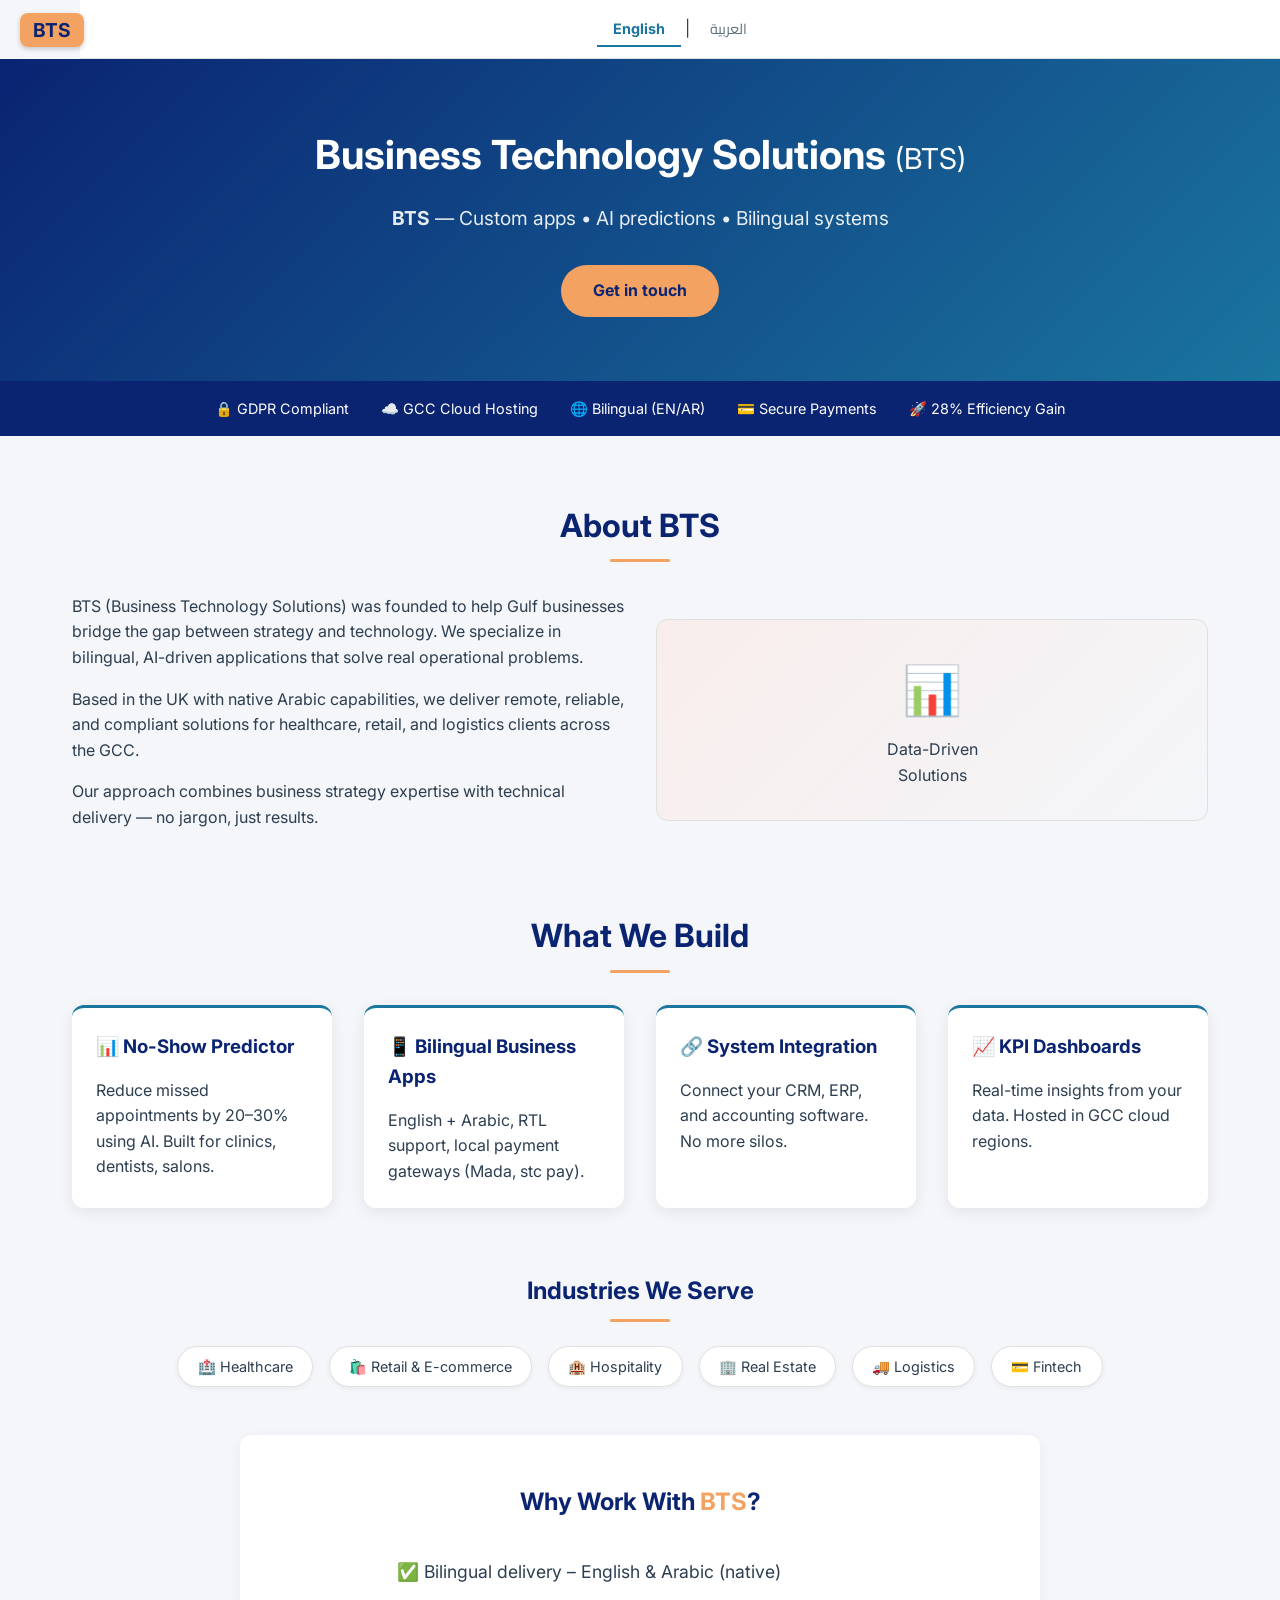
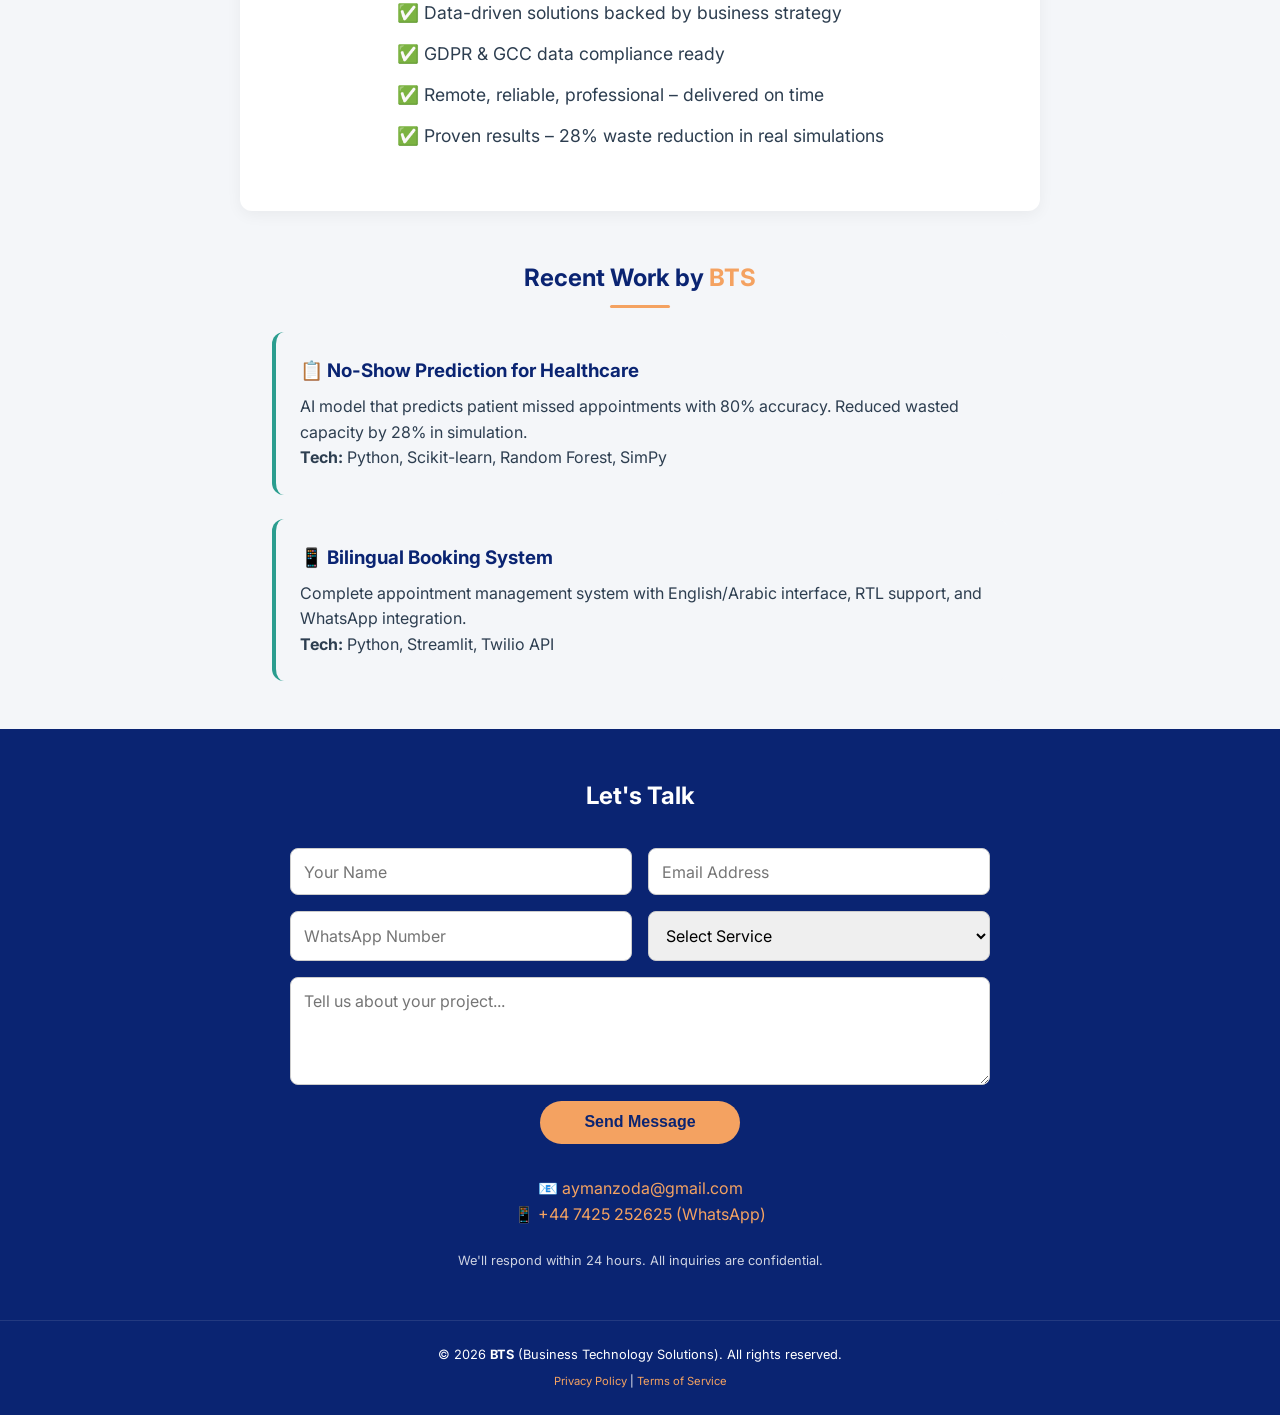
<file: index.html>
<!DOCTYPE html>
<html lang="en">
<head>
    <meta charset="UTF-8">
    <meta name="viewport" content="width=device-width, initial-scale=1.0">
    <title>BTS | Business Technology Solutions</title>
    <link rel="stylesheet" href="style.css">
    <link href="https://fonts.googleapis.com/css2?family=Inter:wght@400;600;700&family=Cairo:wght@400;600;700&display=swap" rel="stylesheet">
</head>
<body>
    <!-- Logo Badge -->
    <div class="logo">
        <span class="logo-text">BTS</span>
    </div>

    <!-- Language Switcher -->
    <div class="language-switcher">
        <a href="index.html" class="active">English</a> | 
        <a href="ar.html">العربية</a>
    </div>

    <!-- Hero Section -->
    <header class="hero">
        <h1>Business Technology Solutions <span class="bts-small">(BTS)</span></h1>
        <p><strong>BTS</strong> — Custom apps • AI predictions • Bilingual systems</p>
        <a href="#contact" class="btn">Get in touch</a>
    </header>

    <!-- Trust Badges Section -->
    <section class="trust-badges">
        <div class="badges">
            <span>🔒 GDPR Compliant</span>
            <span>☁️ GCC Cloud Hosting</span>
            <span>🌐 Bilingual (EN/AR)</span>
            <span>💳 Secure Payments</span>
            <span>🚀 28% Efficiency Gain</span>
        </div>
    </section>

    <!-- About Us Section -->
    <section class="about">
        <h2>About BTS</h2>
        <div class="about-content">
            <div class="about-text">
                <p>BTS (Business Technology Solutions) was founded to help Gulf businesses bridge the gap between strategy and technology. We specialize in bilingual, AI-driven applications that solve real operational problems.</p>
                <p>Based in the UK with native Arabic capabilities, we deliver remote, reliable, and compliant solutions for healthcare, retail, and logistics clients across the GCC.</p>
                <p>Our approach combines business strategy expertise with technical delivery — no jargon, just results.</p>
            </div>
            <div class="about-image">
                <div class="placeholder-image">
                    <span>📊</span>
                    <p>Data-Driven<br>Solutions</p>
                </div>
            </div>
        </div>
    </section>

    <!-- Services Section -->
    <section class="services">
        <h2>What We Build</h2>
        <div class="service-grid">
            <div class="service-card">
                <h3>📊 No-Show Predictor</h3>
                <p>Reduce missed appointments by 20–30% using AI. Built for clinics, dentists, salons.</p>
            </div>
            <div class="service-card">
                <h3>📱 Bilingual Business Apps</h3>
                <p>English + Arabic, RTL support, local payment gateways (Mada, stc pay).</p>
            </div>
            <div class="service-card">
                <h3>🔗 System Integration</h3>
                <p>Connect your CRM, ERP, and accounting software. No more silos.</p>
            </div>
            <div class="service-card">
                <h3>📈 KPI Dashboards</h3>
                <p>Real-time insights from your data. Hosted in GCC cloud regions.</p>
            </div>
        </div>
    </section>

    <!-- Industries We Serve -->
    <section class="industries">
        <h2>Industries We Serve</h2>
        <div class="industries-grid">
            <span>🏥 Healthcare</span>
            <span>🛍️ Retail & E-commerce</span>
            <span>🏨 Hospitality</span>
            <span>🏢 Real Estate</span>
            <span>🚚 Logistics</span>
            <span>💳 Fintech</span>
        </div>
    </section>

    <!-- Why Work With Us -->
    <section class="why-us">
        <h2>Why Work With <span class="highlight">BTS</span>?</h2>
        <ul>
            <li>✅ Bilingual delivery – English & Arabic (native)</li>
            <li>✅ Data-driven solutions backed by business strategy</li>
            <li>✅ GDPR & GCC data compliance ready</li>
            <li>✅ Remote, reliable, professional – delivered on time</li>
            <li>✅ Proven results – 28% waste reduction in real simulations</li>
        </ul>
    </section>

    <!-- Portfolio / Case Study -->
    <section class="portfolio">
        <h2>Recent Work by <span class="highlight">BTS</span></h2>
        <div class="portfolio-card">
            <h3>📋 No-Show Prediction for Healthcare</h3>
            <p>AI model that predicts patient missed appointments with 80% accuracy. Reduced wasted capacity by 28% in simulation.</p>
            <p><strong>Tech:</strong> Python, Scikit-learn, Random Forest, SimPy</p>
        </div>
        <div class="portfolio-card">
            <h3>📱 Bilingual Booking System</h3>
            <p>Complete appointment management system with English/Arabic interface, RTL support, and WhatsApp integration.</p>
            <p><strong>Tech:</strong> Python, Streamlit, Twilio API</p>
        </div>
    </section>

    <!-- Contact Section with Form -->
    <section id="contact" class="contact">
        <h2>Let's Talk</h2>
        <form id="contact-form" class="contact-form" action="#" method="post">
            <input type="text" name="name" placeholder="Your Name" required>
            <input type="email" name="email" placeholder="Email Address" required>
            <input type="tel" name="phone" placeholder="WhatsApp Number">
            <select name="service">
                <option value="">Select Service</option>
                <option value="app">Custom App Development</option>
                <option value="predictor">No-Show Predictor</option>
                <option value="integration">System Integration</option>
                <option value="dashboard">KPI Dashboard</option>
                <option value="other">Other / Not sure</option>
            </select>
            <textarea name="message" placeholder="Tell us about your project..." rows="4" class="full-width"></textarea>
            <button type="submit" class="btn btn-primary">Send Message</button>
        </form>
        <div class="contact-direct">
            <p>📧 <a href="mailto:aymanzoda@example.com">aymanzoda@gmail.com</a></p>
            <p>📱 <a href="https://wa.me/447425252625">+44 7425 252625 (WhatsApp)</a></p>
        </div>
        <p class="form-note">We'll respond within 24 hours. All inquiries are confidential.</p>
    </section>

    <footer>
        <p>© 2026 <strong>BTS</strong> (Business Technology Solutions). All rights reserved.</p>
        <p class="footer-links">
            <a href="#">Privacy Policy</a> | 
            <a href="#">Terms of Service</a>
        </p>
    </footer>

    <script src="script.js"></script>
</body>
</html>
</file>
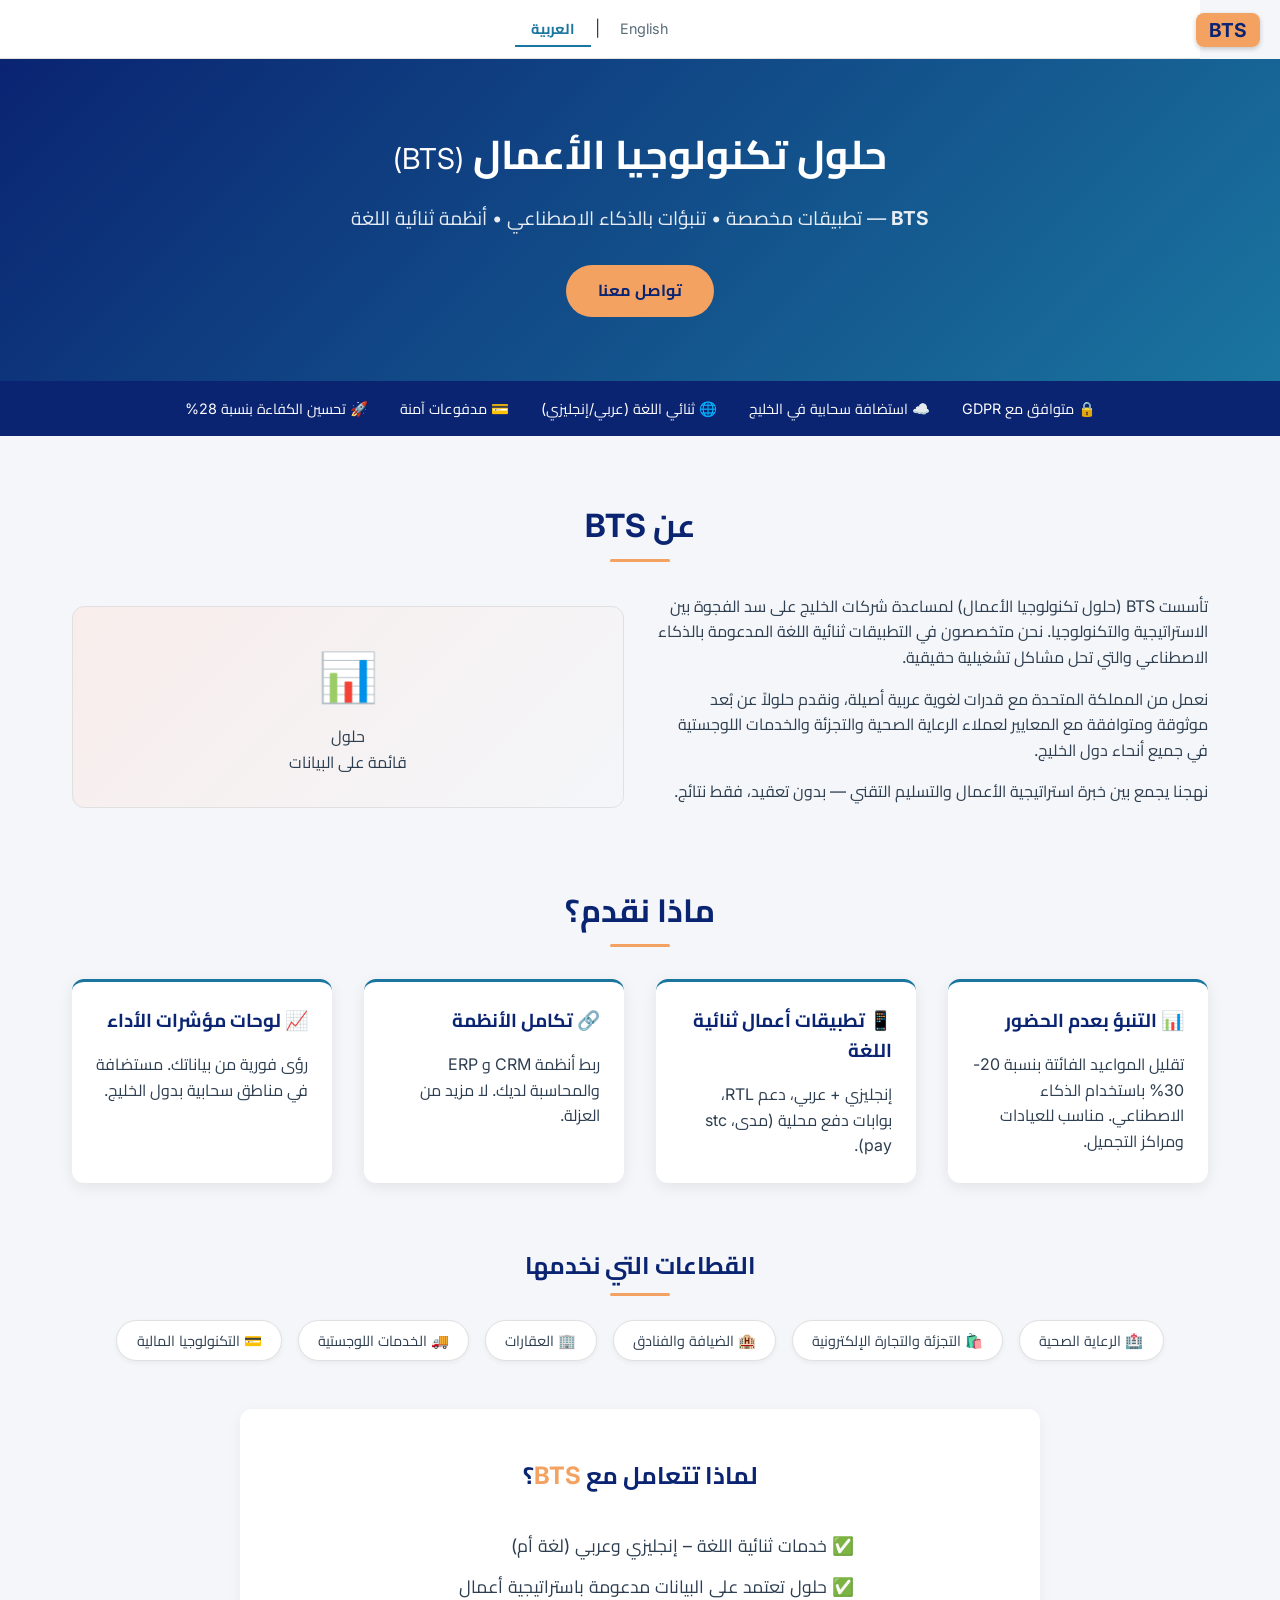
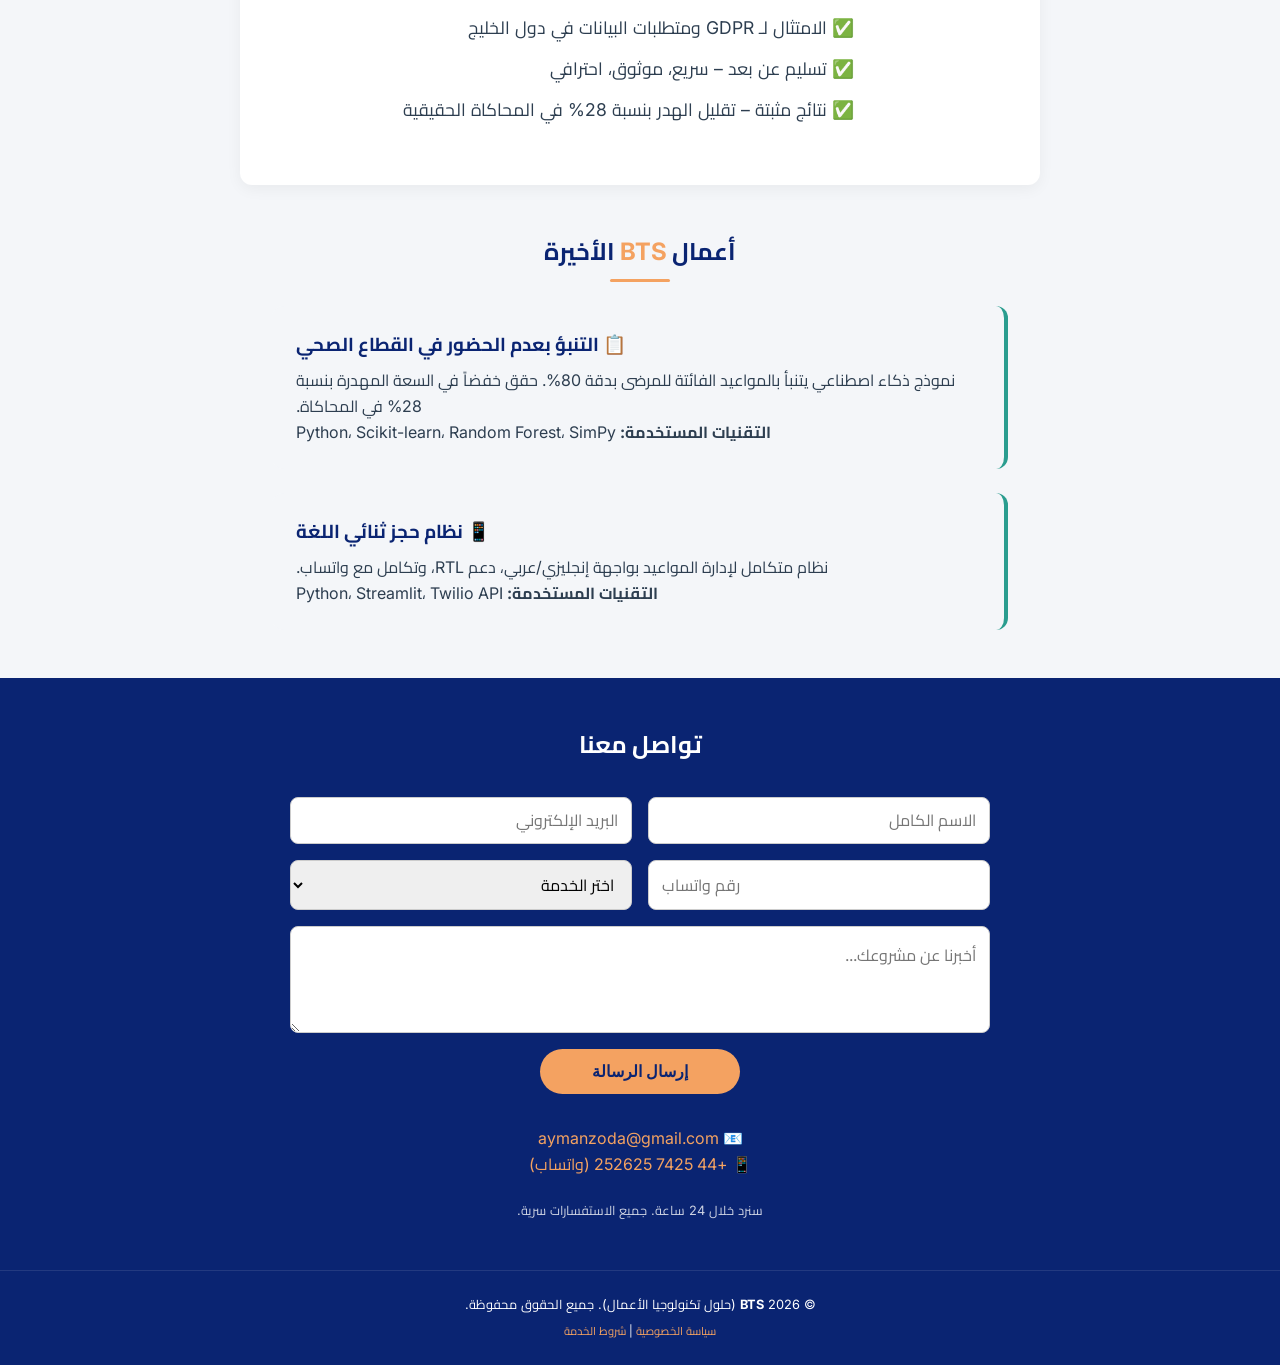
<file: ar.html>
<!DOCTYPE html>
<html lang="ar" dir="rtl">
<head>
    <meta charset="UTF-8">
    <meta name="viewport" content="width=device-width, initial-scale=1.0">
    <title>BTS | حلول تكنولوجيا الأعمال</title>
    <link rel="stylesheet" href="style.css">
    <link href="https://fonts.googleapis.com/css2?family=Inter:wght@400;600;700&family=Cairo:wght@400;600;700&display=swap" rel="stylesheet">
</head>
<body>
    <!-- Logo Badge -->
    <div class="logo">
        <span class="logo-text">BTS</span>
    </div>

    <!-- Language Switcher -->
    <div class="language-switcher">
        <a href="index.html">English</a> | 
        <a href="ar.html" class="active">العربية</a>
    </div>

    <!-- Hero Section -->
    <header class="hero">
        <h1>حلول تكنولوجيا الأعمال <span class="bts-small">(BTS)</span></h1>
        <p><strong>BTS</strong> — تطبيقات مخصصة • تنبؤات بالذكاء الاصطناعي • أنظمة ثنائية اللغة</p>
        <a href="#contact" class="btn">تواصل معنا</a>
    </header>

    <!-- Trust Badges Section -->
    <section class="trust-badges">
        <div class="badges">
            <span>🔒 متوافق مع GDPR</span>
            <span>☁️ استضافة سحابية في الخليج</span>
            <span>🌐 ثنائي اللغة (عربي/إنجليزي)</span>
            <span>💳 مدفوعات آمنة</span>
            <span>🚀 تحسين الكفاءة بنسبة 28%</span>
        </div>
    </section>

    <!-- About Us Section -->
    <section class="about">
        <h2>عن BTS</h2>
        <div class="about-content">
            <div class="about-text">
                <p>تأسست BTS (حلول تكنولوجيا الأعمال) لمساعدة شركات الخليج على سد الفجوة بين الاستراتيجية والتكنولوجيا. نحن متخصصون في التطبيقات ثنائية اللغة المدعومة بالذكاء الاصطناعي والتي تحل مشاكل تشغيلية حقيقية.</p>
                <p>نعمل من المملكة المتحدة مع قدرات لغوية عربية أصيلة، ونقدم حلولاً عن بُعد موثوقة ومتوافقة مع المعايير لعملاء الرعاية الصحية والتجزئة والخدمات اللوجستية في جميع أنحاء دول الخليج.</p>
                <p>نهجنا يجمع بين خبرة استراتيجية الأعمال والتسليم التقني — بدون تعقيد، فقط نتائج.</p>
            </div>
            <div class="about-image">
                <div class="placeholder-image">
                    <span>📊</span>
                    <p>حلول<br>قائمة على البيانات</p>
                </div>
            </div>
        </div>
    </section>

    <!-- Services Section -->
    <section class="services">
        <h2>ماذا نقدم؟</h2>
        <div class="service-grid">
            <div class="service-card">
                <h3>📊 التنبؤ بعدم الحضور</h3>
                <p>تقليل المواعيد الفائتة بنسبة 20-30% باستخدام الذكاء الاصطناعي. مناسب للعيادات ومراكز التجميل.</p>
            </div>
            <div class="service-card">
                <h3>📱 تطبيقات أعمال ثنائية اللغة</h3>
                <p>إنجليزي + عربي، دعم RTL، بوابات دفع محلية (مدى، stc pay).</p>
            </div>
            <div class="service-card">
                <h3>🔗 تكامل الأنظمة</h3>
                <p>ربط أنظمة CRM و ERP والمحاسبة لديك. لا مزيد من العزلة.</p>
            </div>
            <div class="service-card">
                <h3>📈 لوحات مؤشرات الأداء</h3>
                <p>رؤى فورية من بياناتك. مستضافة في مناطق سحابية بدول الخليج.</p>
            </div>
        </div>
    </section>

    <!-- Industries We Serve -->
    <section class="industries">
        <h2>القطاعات التي نخدمها</h2>
        <div class="industries-grid">
            <span>🏥 الرعاية الصحية</span>
            <span>🛍️ التجزئة والتجارة الإلكترونية</span>
            <span>🏨 الضيافة والفنادق</span>
            <span>🏢 العقارات</span>
            <span>🚚 الخدمات اللوجستية</span>
            <span>💳 التكنولوجيا المالية</span>
        </div>
    </section>

    <!-- Why Work With Us -->
    <section class="why-us">
        <h2>لماذا تتعامل مع <span class="highlight">BTS</span>؟</h2>
        <ul>
            <li>✅ خدمات ثنائية اللغة – إنجليزي وعربي (لغة أم)</li>
            <li>✅ حلول تعتمد على البيانات مدعومة باستراتيجية أعمال</li>
            <li>✅ الامتثال لـ GDPR ومتطلبات البيانات في دول الخليج</li>
            <li>✅ تسليم عن بعد – سريع، موثوق، احترافي</li>
            <li>✅ نتائج مثبتة – تقليل الهدر بنسبة 28% في المحاكاة الحقيقية</li>
        </ul>
    </section>

    <!-- Portfolio / Case Study -->
    <section class="portfolio">
        <h2>أعمال <span class="highlight">BTS</span> الأخيرة</h2>
        <div class="portfolio-card">
            <h3>📋 التنبؤ بعدم الحضور في القطاع الصحي</h3>
            <p>نموذج ذكاء اصطناعي يتنبأ بالمواعيد الفائتة للمرضى بدقة 80%. حقق خفضاً في السعة المهدرة بنسبة 28% في المحاكاة.</p>
            <p><strong>التقنيات المستخدمة:</strong> Python، Scikit-learn، Random Forest، SimPy</p>
        </div>
        <div class="portfolio-card">
            <h3>📱 نظام حجز ثنائي اللغة</h3>
            <p>نظام متكامل لإدارة المواعيد بواجهة إنجليزي/عربي، دعم RTL، وتكامل مع واتساب.</p>
            <p><strong>التقنيات المستخدمة:</strong> Python، Streamlit، Twilio API</p>
        </div>
    </section>

    <!-- Contact Section with Form -->
    <section id="contact" class="contact">
        <h2>تواصل معنا</h2>
        <form id="contact-form" class="contact-form" action="#" method="post">
            <input type="text" name="name" placeholder="الاسم الكامل" required>
            <input type="email" name="email" placeholder="البريد الإلكتروني" required>
            <input type="tel" name="phone" placeholder="رقم واتساب">
            <select name="service">
                <option value="">اختر الخدمة</option>
                <option value="app">تطوير تطبيقات مخصصة</option>
                <option value="predictor">نظام التنبؤ بعدم الحضور</option>
                <option value="integration">تكامل الأنظمة</option>
                <option value="dashboard">لوحات مؤشرات الأداء</option>
                <option value="other">أخرى / غير متأكد</option>
            </select>
            <textarea name="message" placeholder="أخبرنا عن مشروعك..." rows="4" class="full-width"></textarea>
            <button type="submit" class="btn btn-primary">إرسال الرسالة</button>
        </form>
        <div class="contact-direct">
            <p>📧 <a href="mailto:aymanzoda@example.com">aymanzoda@gmail.com</a></p>
            <p>📱 <a href="https://wa.me/447425252625">+44 7425 252625 (واتساب)</a></p>
                    </div>
        <p class="form-note">سنرد خلال 24 ساعة. جميع الاستفسارات سرية.</p>
    </section>

    <footer>
        <p>© 2026 <strong>BTS</strong> (حلول تكنولوجيا الأعمال). جميع الحقوق محفوظة.</p>
        <p class="footer-links">
            <a href="#">سياسة الخصوصية</a> | 
            <a href="#">شروط الخدمة</a>
        </p>
    </footer>

    <script src="script.js"></script>
</body>
</html>
</file>
<file: style.css>
/* Reset & Base Styles */
* {
    margin: 0;
    padding: 0;
    box-sizing: border-box;
}

body {
    font-family: 'Inter', 'Cairo', sans-serif;
    line-height: 1.6;
    color: #2d3e50;
    background: #f4f6f9;
}

/* Logo Badge Style */
.logo {
    position: fixed;
    top: 15px;
    left: 20px;
    z-index: 100;
}

.logo-text {
    background: #f4a261;
    color: #0a2472;
    font-weight: bold;
    padding: 0.3rem 0.8rem;
    border-radius: 8px;
    font-size: 1.2rem;
    box-shadow: 0 2px 5px rgba(0,0,0,0.2);
}

/* Language Switcher */
.language-switcher {
    text-align: center;
    padding: 1rem;
    background: white;
    border-bottom: 1px solid #e0e0e0;
    margin-left: 80px;
}

.language-switcher a {
    text-decoration: none;
    color: #5a6e7a;
    padding: 0.5rem 1rem;
    font-size: 0.9rem;
}

.language-switcher a.active {
    color: #1a759f;
    font-weight: bold;
    border-bottom: 2px solid #1a759f;
}

/* Hero Section */
.hero {
    text-align: center;
    padding: 4rem 2rem;
    background: linear-gradient(135deg, #0a2472, #1a759f);
    color: white;
}

.hero h1 {
    font-size: 2.5rem;
    margin-bottom: 1rem;
}

.bts-small {
    font-size: 1.8rem;
    font-weight: normal;
}

.hero p {
    font-size: 1.2rem;
    margin-bottom: 2rem;
    opacity: 0.9;
}

.btn {
    display: inline-block;
    background: #f4a261;
    color: #0a2472;
    padding: 0.8rem 2rem;
    text-decoration: none;
    border-radius: 30px;
    font-weight: bold;
    transition: transform 0.2s, background 0.2s;
}

.btn:hover {
    transform: scale(1.05);
    background: #e76f51;
    color: white;
}

/* Trust Badges Section */
.trust-badges {
    background: #0a2472;
    color: white;
    text-align: center;
    padding: 1rem;
    margin: 0;
}

.badges {
    display: flex;
    flex-wrap: wrap;
    justify-content: center;
    gap: 2rem;
}

.badges span {
    font-size: 0.9rem;
}

/* About Section */
.about {
    max-width: 1200px;
    margin: 4rem auto;
    padding: 0 2rem;
}

.about h2 {
    text-align: center;
    font-size: 2rem;
    margin-bottom: 2rem;
    color: #0a2472;
    position: relative;
}

.about h2::after {
    content: '';
    display: block;
    width: 60px;
    height: 3px;
    background: #f4a261;
    margin: 0.5rem auto 0;
    border-radius: 2px;
}

.about-content {
    display: grid;
    grid-template-columns: 1fr 1fr;
    gap: 2rem;
    align-items: center;
}

.about-text p {
    margin-bottom: 1rem;
    line-height: 1.6;
    color: #2d3e50;
}

.placeholder-image {
    background: linear-gradient(135deg, #f8edeb, #f4f6f9);
    border-radius: 12px;
    padding: 2rem;
    text-align: center;
    font-size: 3rem;
    color: #1a759f;
    border: 1px solid #e0e0e0;
}

.placeholder-image p {
    font-size: 1rem;
    color: #2d3e50;
    margin-top: 0.5rem;
}

/* Services Section */
.services {
    max-width: 1200px;
    margin: 4rem auto;
    padding: 0 2rem;
}

.services h2 {
    text-align: center;
    font-size: 2rem;
    margin-bottom: 2rem;
    color: #0a2472;
    position: relative;
}

.services h2::after {
    content: '';
    display: block;
    width: 60px;
    height: 3px;
    background: #f4a261;
    margin: 0.5rem auto 0;
    border-radius: 2px;
}

.service-grid {
    display: grid;
    grid-template-columns: repeat(auto-fit, minmax(250px, 1fr));
    gap: 2rem;
}

.service-card {
    background: white;
    padding: 1.5rem;
    border-radius: 12px;
    box-shadow: 0 4px 15px rgba(0,0,0,0.08);
    transition: transform 0.2s, box-shadow 0.2s;
    border-top: 3px solid #1a759f;
}

.service-card:hover {
    transform: translateY(-5px);
    box-shadow: 0 8px 25px rgba(0,0,0,0.12);
}

.service-card h3 {
    color: #0a2472;
    margin-bottom: 1rem;
}

/* Industries Section */
.industries {
    max-width: 1200px;
    margin: 3rem auto;
    padding: 0 2rem;
    text-align: center;
}

.industries h2 {
    color: #0a2472;
    margin-bottom: 1.5rem;
    position: relative;
}

.industries h2::after {
    content: '';
    display: block;
    width: 60px;
    height: 3px;
    background: #f4a261;
    margin: 0.5rem auto 0;
    border-radius: 2px;
}

.industries-grid {
    display: flex;
    flex-wrap: wrap;
    justify-content: center;
    gap: 1rem;
}

.industries-grid span {
    background: white;
    padding: 0.5rem 1.2rem;
    border-radius: 30px;
    font-size: 0.9rem;
    box-shadow: 0 2px 5px rgba(0,0,0,0.05);
    border: 1px solid #e0e0e0;
}

/* Testimonials Section */
.testimonials {
    background: #f8edeb;
    padding: 4rem 2rem;
    text-align: center;
}

.testimonials h2 {
    font-size: 2rem;
    margin-bottom: 2rem;
    color: #0a2472;
    position: relative;
}

.testimonials h2::after {
    content: '';
    display: block;
    width: 60px;
    height: 3px;
    background: #f4a261;
    margin: 0.5rem auto 0;
    border-radius: 2px;
}

.testimonial-grid {
    display: grid;
    grid-template-columns: repeat(auto-fit, minmax(280px, 1fr));
    gap: 2rem;
    max-width: 1200px;
    margin: 0 auto;
}

.testimonial-card {
    background: white;
    padding: 1.5rem;
    border-radius: 12px;
    box-shadow: 0 4px 15px rgba(0,0,0,0.08);
    text-align: left;
    border-left: 4px solid #2a9d8f;
}

.testimonial-card p:first-child {
    font-style: italic;
    margin-bottom: 1rem;
    color: #5a6e7a;
}

.client-name {
    font-weight: bold;
    margin-bottom: 0.2rem;
    color: #0a2472;
}

.client-title {
    font-size: 0.8rem;
    color: #7a8e9a;
}

/* Why Us Section */
.why-us {
    background: white;
    padding: 3rem 2rem;
    text-align: center;
    max-width: 800px;
    margin: 3rem auto;
    border-radius: 12px;
    box-shadow: 0 4px 15px rgba(0,0,0,0.05);
}

.why-us h2 {
    color: #0a2472;
    margin-bottom: 1.5rem;
}

.why-us ul {
    list-style: none;
    text-align: left;
    display: inline-block;
}

.why-us li {
    margin: 0.8rem 0;
    font-size: 1.1rem;
}

.highlight {
    color: #f4a261;
}

/* Portfolio Section */
.portfolio {
    max-width: 800px;
    margin: 3rem auto;
    padding: 0 2rem;
    text-align: center;
}

.portfolio h2 {
    color: #0a2472;
    margin-bottom: 1.5rem;
    position: relative;
}

.portfolio h2::after {
    content: '';
    display: block;
    width: 60px;
    height: 3px;
    background: #f4a261;
    margin: 0.5rem auto 0;
    border-radius: 2px;
}

.portfolio-card {
    background: #f4f6f9;
    padding: 1.5rem;
    border-radius: 12px;
    text-align: left;
    border-left: 4px solid #2a9d8f;
    margin-bottom: 1.5rem;
}

.portfolio-card h3 {
    color: #0a2472;
    margin-bottom: 0.5rem;
}

/* Contact Section */
.contact {
    text-align: center;
    padding: 3rem 2rem;
    background: #0a2472;
    margin-top: 3rem;
    color: white;
}

.contact h2 {
    color: white;
    margin-bottom: 1.5rem;
}

/* Contact Form - Grid Layout (2 columns) */
.contact-form {
    max-width: 700px;
    margin: 2rem auto;
    display: grid;
    grid-template-columns: 1fr 1fr;
    gap: 1rem;
}

/* Full width fields (textarea and button) */
.contact-form .full-width {
    grid-column: span 2;
}

.contact-form input,
.contact-form select,
.contact-form textarea {
    padding: 0.8rem;
    border: 1px solid #ccc;
    border-radius: 8px;
    font-family: inherit;
    font-size: 1rem;
    width: 100%;
}

.contact-form textarea {
    resize: vertical;
}

.contact-form input:focus,
.contact-form select:focus,
.contact-form textarea:focus {
    outline: none;
    border-color: #f4a261;
    box-shadow: 0 0 0 2px rgba(244,162,97,0.2);
}

.contact-form button {
    grid-column: span 2;
    justify-self: center;
    width: auto;
    min-width: 200px;
}

.btn-primary {
    background: #f4a261;
    color: #0a2472;
    border: none;
    cursor: pointer;
    font-weight: bold;
    padding: 0.8rem 2rem;
    border-radius: 30px;
    font-size: 1rem;
    transition: transform 0.2s, background 0.2s;
}

.btn-primary:hover {
    transform: scale(1.02);
    background: #e76f51;
    color: white;
}

.contact-direct {
    text-align: center;
    margin: 1.5rem 0;
}

.contact-direct a {
    color: #f4a261;
    text-decoration: none;
}

.contact-direct a:hover {
    text-decoration: underline;
}

.form-note {
    text-align: center;
    font-size: 0.8rem;
    opacity: 0.8;
}

/* Footer */
footer {
    text-align: center;
    padding: 1.5rem;
    background: #0a2472;
    color: white;
    font-size: 0.8rem;
    border-top: 1px solid rgba(255,255,255,0.1);
}

.footer-links {
    margin-top: 0.5rem;
    font-size: 0.7rem;
}

.footer-links a {
    color: #f4a261;
    text-decoration: none;
}

.footer-links a:hover {
    text-decoration: underline;
}

/* Responsive Design */
@media (max-width: 768px) {
    .hero h1 {
        font-size: 1.8rem;
    }
    
    .hero p {
        font-size: 1rem;
    }
    
    .bts-small {
        font-size: 1.2rem;
    }
    
    .about-content {
        grid-template-columns: 1fr;
    }
    
    .badges {
        gap: 1rem;
    }
    
    .badges span {
        font-size: 0.7rem;
    }
    
    .testimonial-grid {
        grid-template-columns: 1fr;
    }
    
    .service-grid {
        grid-template-columns: 1fr;
    }
    
    .language-switcher {
        margin-left: 0;
        padding-top: 60px;
    }
    
    .logo {
        position: relative;
        text-align: center;
        margin-bottom: 10px;
    }
    
    /* Contact form becomes single column on mobile */
    .contact-form {
        grid-template-columns: 1fr;
        margin: 1rem;
    }
    
    .contact-form .full-width {
        grid-column: span 1;
    }
    
    .contact-form button {
        grid-column: span 1;
    }
}

/* Arabic RTL Specific */
[lang="ar"] .logo,
html[dir="rtl"] .logo {
    left: auto;
    right: 20px;
}

[lang="ar"] .language-switcher {
    margin-left: 0;
    margin-right: 80px;
}

@media (max-width: 768px) {
    [lang="ar"] .language-switcher {
        margin-right: 0;
    }
}

[lang="ar"] .service-card,
html[dir="rtl"] .service-card {
    text-align: right;
}

[lang="ar"] .why-us ul,
html[dir="rtl"] .why-us ul {
    text-align: right;
    padding-right: 1.5rem;
}

[lang="ar"] .portfolio-card,
html[dir="rtl"] .portfolio-card {
    border-left: none;
    border-right: 4px solid #2a9d8f;
}

[lang="ar"] .testimonial-card,
html[dir="rtl"] .testimonial-card {
    border-left: none;
    border-right: 4px solid #2a9d8f;
}

[lang="ar"] .about h2::after,
[lang="ar"] .services h2::after,
[lang="ar"] .industries h2::after,
[lang="ar"] .testimonials h2::after,
[lang="ar"] .portfolio h2::after {
    margin: 0.5rem auto 0;
}
</file>
